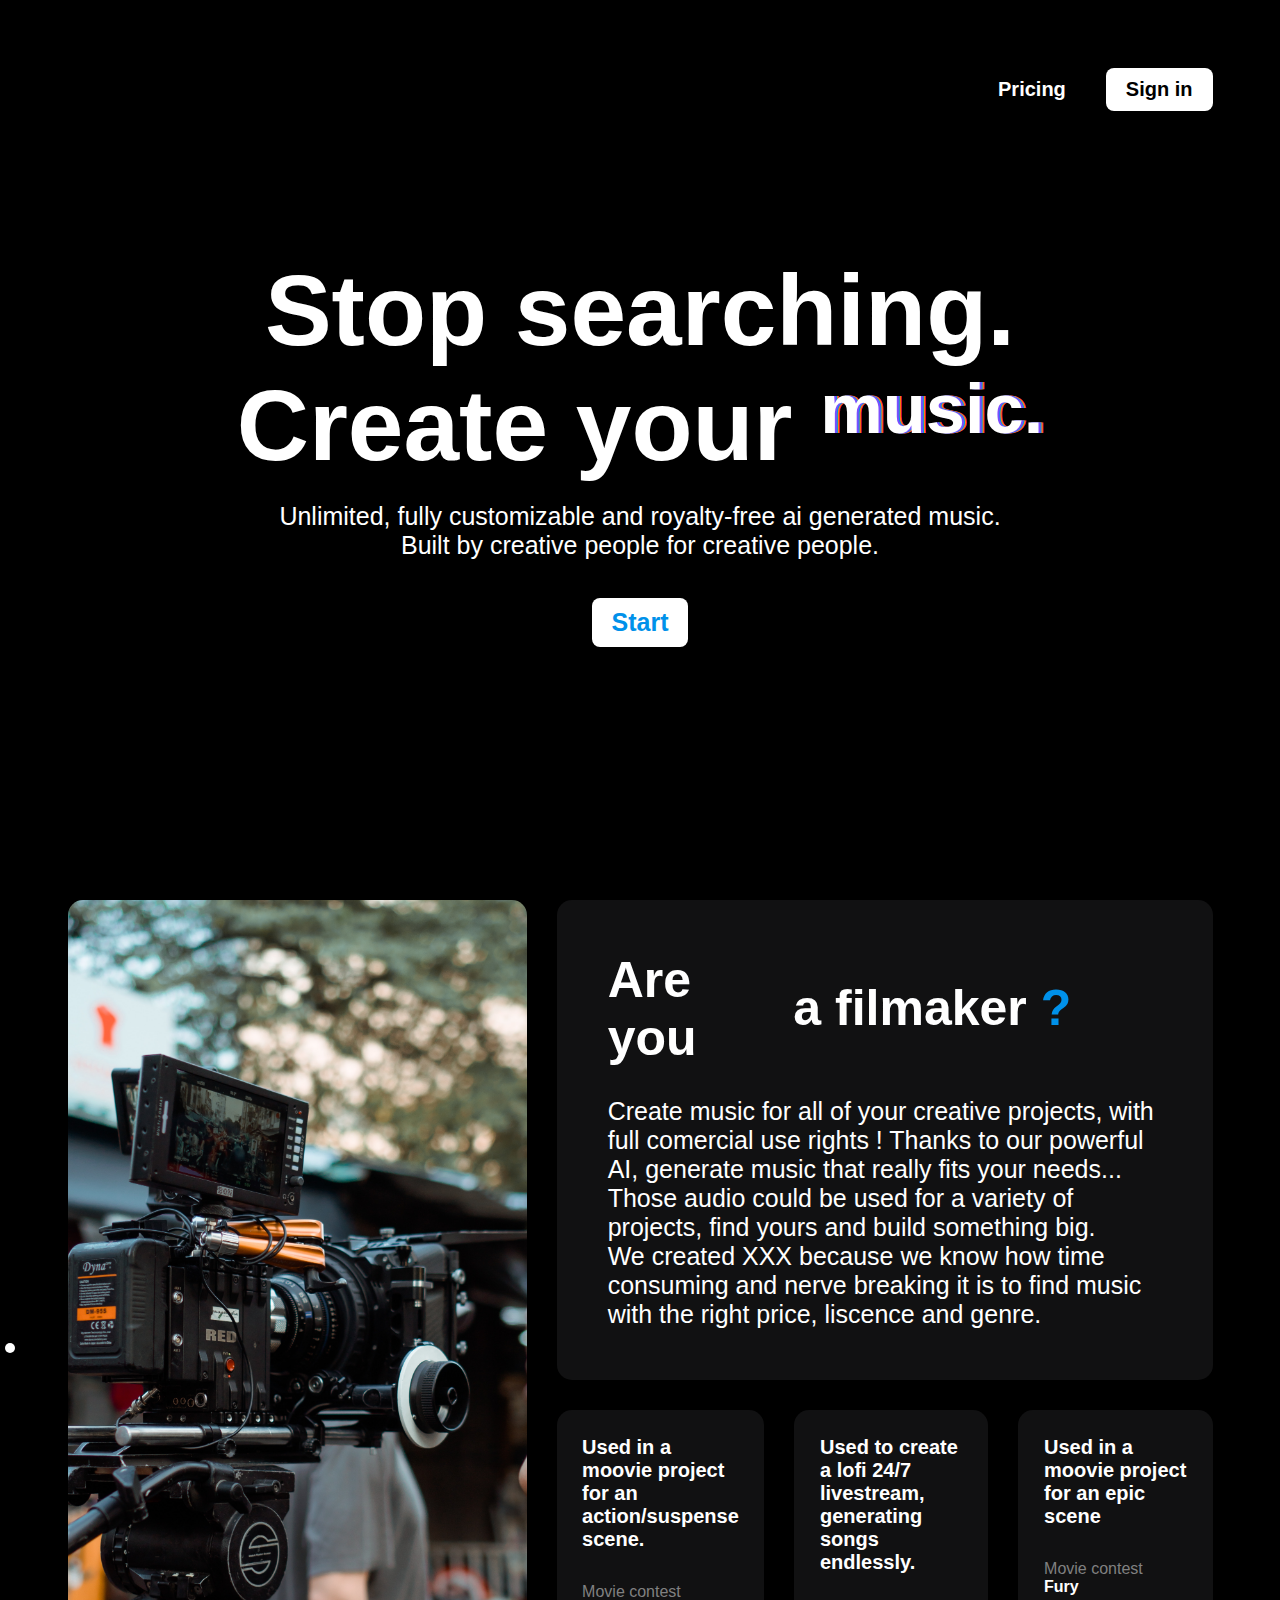
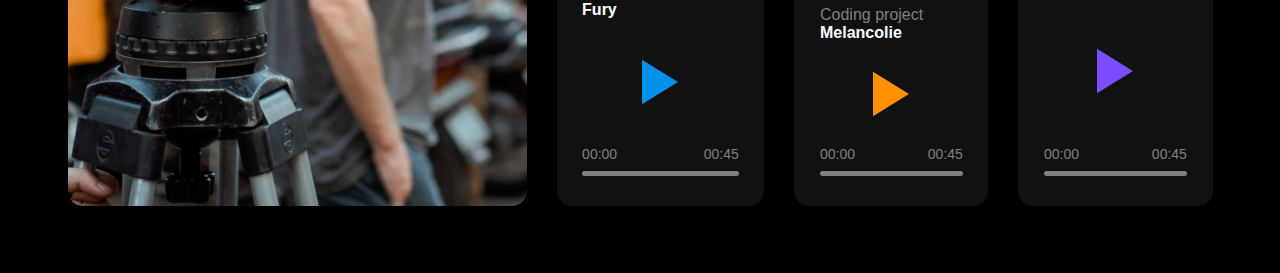
<file: frontend/index.html>
<!DOCTYPE html>
<html lang="en">
    <head>
        <meta charset="UTF-8">
        <meta http-equiv="X-UA-Compatible" content="IE=edge">
        <meta name="viewport" content="width=device-width, initial-scale=1.0">
        <title>Stop searching, now create !</title>
        <link rel="stylesheet" href="main.css" >    
    </head>
    <body>    
        <div>
            <div class="first-container">
                <div class="topbar">
                    <button style="margin:0; margin-right: 20px; background-color: black" onclick="window.location.href = './pricing'">
                        <h2 style="color: white" >Pricing</h2>
                    </button>                    
                    <button style="margin: 0;" onclick="window.location.href = './signin'">
                        <h2>Sign in</h2>
                    </button>
                </div>
                <h1 class="main-title">Stop searching.</h1>
                <div class="rainbow-container" >
                    <h1 class="main-title"><pre>Create your </pre></h1>
                    <ul class="c-rainbow">
                        <li style="font-weight: 800; font-size: 5.5vw" class="c-rainbow__layer c-rainbow__layer--white">music.</li>
                        <li style="font-weight: 800; font-size: 5.5vw" class="c-rainbow__layer c-rainbow__layer--red">music.</li>
                        <li style="font-weight: 800; font-size: 5.5vw" class="c-rainbow__layer c-rainbow__layer--orange">music.</li>
                        <li style="font-weight: 800; font-size: 5.5vw" class="c-rainbow__layer c-rainbow__layer--violet">music.</li>
                        <li style="font-weight: 800; font-size: 5.5vw" class="c-rainbow__layer c-rainbow__layer--blue">music.</li>                
                    </ul>
                </div>
                <div class="under-title-container">
                    <h1 class="under-title"><b>Unlimited</b>, fully <b>customizable</b> and <b>royalty-free</b> ai generated music.</h1>
                    <h1 class="under-title">Built by creative people for creative people.</h1>                
                </div>
                <button id="top-button" type="button">
                    <h2 class="under-title" style="font-weight: 700;">Start</h2>
                </button>
            </div>
            <div class="second-container" id="second-container">
                <div class="img-container">
                    <img id="img1" alt="cameraImage" src="./assets/camera.jpg" />
                    <img id="img2" alt="singerImage" src="./assets/singer.jpg" />
                    <img id="img3" alt="keyboradsImage" src="./assets/claviers.jpg" />
                </div>            
                <div class="left-part" id="left-part">

                    <div class="card top-card">

                        <div id="scrolling-words-container" class="scrolling-words-container">
                            <span style="color: white" class="mid-title">Are you</span>
                            <div class="scrolling-words-box">
                                <ul>
                                    <li class="mid-title" style="color: white">a filmaker <pre style="color: #0091ea"> ?</pre></li>
                                    <li class="mid-title" style="color: white">an artist <pre style="color: #7c4dff"> ?</pre></li>              
                                    <li class="mid-title" style="color: white">a musician <pre style="color: #ff9100"> ?</pre></li>
                                    <li class="mid-title" style="color: white">a programmer <pre style="color: #34a853"> ?</pre></li>   
                                </ul>
                            </div>
                        </div>
                        <div class="card-text-container">
                            <h4 class="under-title">Create music for all of your <b>creative projects</b>, with full <b>comercial use</b> rights !
                                Thanks to our powerful AI, generate music that really fits your needs...
                                <br>Those audio could be used for a <b>variety of projects</b>, find yours and build something big.
                                <br>We created XXX because we know how <b>time consuming</b> and <b>nerve breaking</b> it is to find music with the right price, liscence and genre.
                            </h4>
                        </div>
                    </div> 

                    <div class="card" style="padding: 0; margin-top: 30px; flex: 1; background-color: transparent; display: flex; flex-direction: row;">
                        <div class="card playing-card">
                            <h4 class="music-intro">Used in a moovie project for an action/suspense scene.</h4>
                            <div class="player-container">                            
                                <div>
                                    <h4 class="music-light">Movie contest</h4>
                                    <h4 class="music-title">Fury</h4> 
                                </div>
                                <div class="play-button-container">
                                    <div id="player1" class="play-button" style="border-color: transparent transparent transparent #0091ea; "></div>                                              
                                </div>      
                                <div>
                                    <div class="song-slider">
                                        <span class="current-time" id="current-time1">00:00</span>
                                        <span class="song-duration">00:45</span>
                                    </div>
                                    <input id="slide1" type="range" value="0" class="seek-bar seek-bar1" >
                                </div>
                            </div>
                        </div>
                        <div class="card playing-card" style="margin-left: 30px; margin-right: 30px">
                            <h4 class="music-intro">Used to create a lofi 24/7 livestream, generating songs endlessly.</h4>
                            <div class="player-container">                            
                                <div>
                                    <h4 class="music-light">Coding project</h4>
                                    <h4 class="music-title">Melancolie</h4>
                                </div>
                                <div class="play-button-container">
                                    <div id="player2" class="play-button" style="border-color: transparent transparent transparent #ff9100; "></div>                                                          
                                </div>   
                                <div>
                                    <div class="song-slider">
                                        <span class=" current-time" id="current-time2">00:00</span>
                                        <span class="song-duration">00:45</span>
                                    </div>
                                    <input id="slide2" type="range" value="0" class="seek-bar seek-bar2" >
                                </div>     
                            </div>
                        </div>
                        <div class="card playing-card">
                            <h4 class="music-intro">Used in a moovie project for an epic scene</h4>
                            <div class="player-container">
                                <div>
                                    <h4 class="music-light">Movie contest</h4>
                                    <h4 class="music-title">Fury</h4>   
                                </div>
                                <div class="play-button-container">
                                    <div id="player3" class="play-button" style="border-color: transparent transparent transparent #7c4dff; "></div>                         
                                </div>      
                                <div>
                                    <div class="song-slider">
                                        <span class="current-time" id="current-time3">00:00</span>
                                        <span class="song-duration">00:45</span>
                                    </div>
                                    <input id="slide3" type="range" value="0" class="seek-bar seek-bar3" >
                                </div>
                            </div>
                        </div>                    
                    </div>
                    <audio src="" id="audio"></audio>                                    
                </div>     
                <div class="inner-cursor"></div>
                <!--                <div class="outer-cursor"></div>-->
            </div>          
        </div>
        <script src="./cursor.js"></script>  
        <script src="./player.js"></script>      
        <script src="./index.html.js"></script>      
    </body>
</html>
</file>
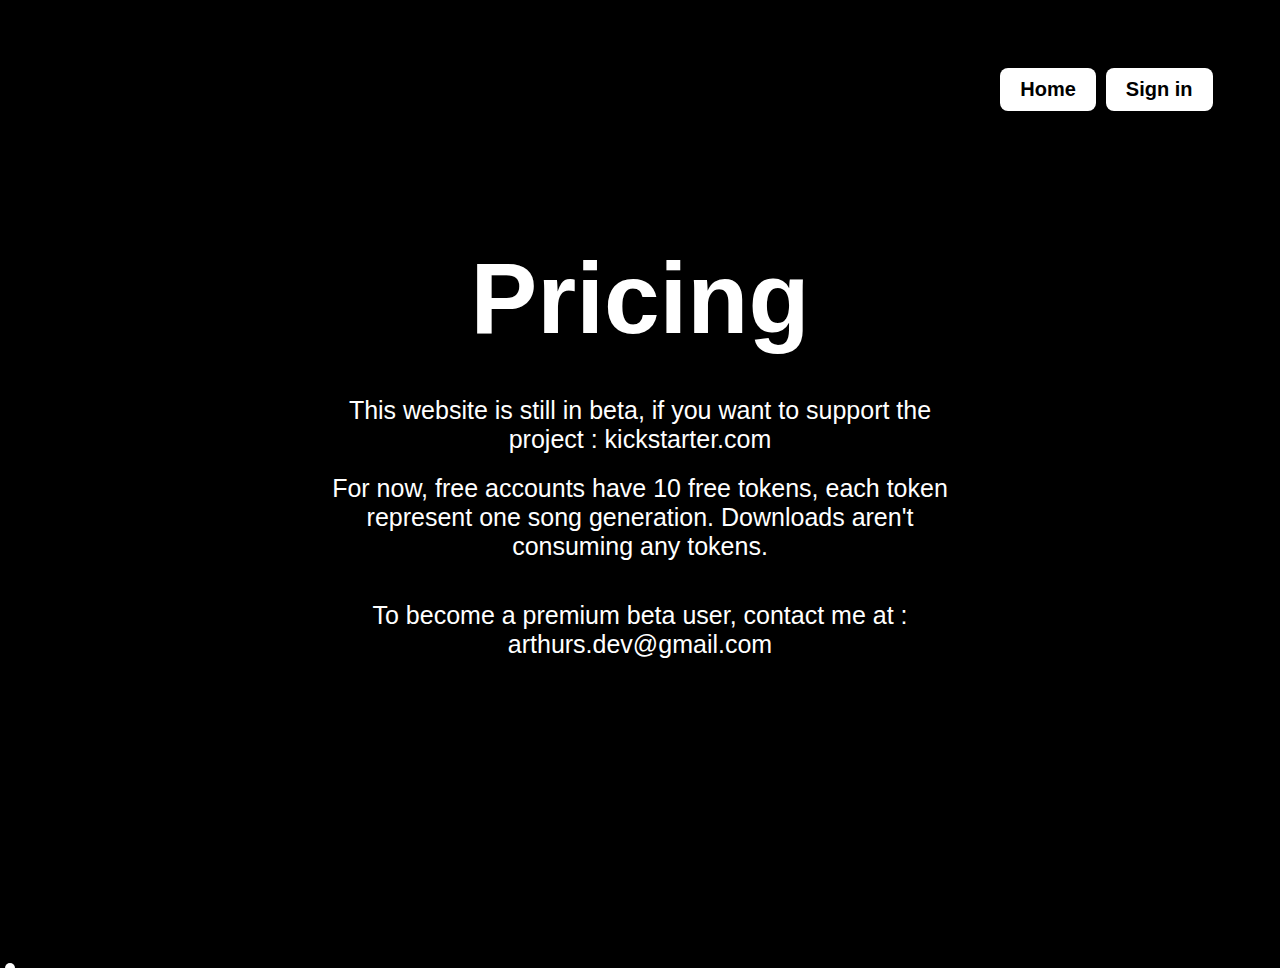
<file: frontend/pricing.html>
<!DOCTYPE html>
<html lang="en">
    <head>
        <meta charset="UTF-8">
        <meta http-equiv="X-UA-Compatible" content="IE=edge">
        <meta name="viewport" content="width=device-width, initial-scale=1.0">
        <title>Pricing</title>
        <link rel="stylesheet" href="./main.css" > 
    </head>
    <body>         
        <div class="second-container" style="display: flex; flex-direction: column">
            <div class="topbar">
                <button id="home" style="margin: 0;">
                    <h2>Home</h2>
                </button>
                <button id="signin" style="margin: 0; margin-left: 10px">
                    <h2>Sign in</h2>
                </button>
            </div>  
            <h1 class="main-title">Pricing</h1>
            <h3 class="under-title" style="padding-left: 20vw; padding-right: 20vw; text-align: center; margin-top: 40px">This website is still in beta, if you want to support the project : kickstarter.com</h3>
            <h3 class="under-title" style="padding-left: 20vw; padding-right: 20vw; text-align: center; margin-top: 20px">For now, free accounts have 10 free tokens, each token represent one song generation. Downloads aren't consuming any tokens.</h3>
            <h3 class="under-title" style="margin-top: 40px; padding-left: 20vw; padding-right: 20vw; text-align: center">To become a premium beta user, contact me at : arthurs.dev@gmail.com</h3>
        </div>        
        <div class="inner-cursor"></div>
        <script>
            const logoutButton = document.getElementById("home")
            logoutButton.onclick = () => {
                window.location.href = "./" 
            }
        </script>
        <script>
            const signinButton = document.getElementById("signin")
            signinButton.onclick = () => {
                window.location.href = "./signin" 
            }
        </script>
        <script src="./cursor.js"></script>
    </body>    
</html>
</file>
<file: frontend/main.css>
* {
    padding: 0px;
    margin: 0px;
    font-family: "SF Pro Text", "SF Pro Icons", "Helvetica Neue", "Helvetica",
        "Arial", sans-serif;
    -webkit-font-smoothing: antialiased;
    -moz-osx-font-smoothing: grayscale;
    user-select: none;    
}

*:not(#keep-cursor) {
    cursor: none
}

body {
    background-color: black;
}

.first-container {
    width: 100vw;
    min-height: 100vh;
    display: flex;
    justify-content: center;
    align-items: center;
    flex-direction: column;
}

.main-title {
    font-weight: 800;
    font-size: 100px;
    color: white;
}

.mid-title {
    font-weight: 800;
    font-size: 50px;
}

.under-title-container {
    margin-top: 1.5vw;
    display: flex;
    justify-content: center;
    align-items: center;
    flex-direction: column;
}

.under-title {
    /* font-size: 1.3vw; */
    font-size: 25px;
    font-weight: 300;
    color: white;
}

.inner-cursor {
    position: fixed;
    left: 10px;
    width: 10px;
    height: 10px;
    transform: translate(-50%, -50%);
    background-color: #fff;
    mix-blend-mode: difference;
    border-radius: 50%;
    pointer-events: none;
    transition: width 0.5s, height 0.5s;
}

.inner-cursor.grow {
    width: 25px;
    height: 25px;
    transition: width 0.5, height 0.5s;
}

.outer-cursor {
    position: fixed;
    left: 10px;
    width: 25px;
    height: 25px;
    transform: translate(-50%, -50%);
    border: 1px solid #fff;
    mix-blend-mode: difference;
    border-radius: 50%;
    pointer-events: none;
    /* transition: 0.1s */
}

button {
    background-color: white;
    border: none;
    border-radius: 8px;
    padding-top: 10px;
    padding-bottom: 10px;
    padding-left: 20px;
    padding-right: 20px;
    margin-top: 3vw;
}

#top-button {
    transition: background-color 0.5s ease-in-out;
}

#top-button:hover {
    background-color: black;
}

.under-title {
    transition: background-color 0.5s ease-in-out;
}

#top-button > .under-title {
    color: #0091ea;
}

#top-button:hover > .under-title {
    /* background: white */
    color: white;
}

.second-container {
    min-height: 100vh;
    width: calc(100vw - 15vh);
    display: flex;
    flex-direction: row;
    justify-content: center;
    align-items: center;
    margin-left: 7.5vh;
    margin-bottom: 7.5vh;
    /* padding-left: 7.5vh; */
    /* background-color: red; */
}

.left-part {
    /* background-color: red; */
    flex: 1;
    margin-left: 30px;
    display: flex;    
    flex-direction: column;
    /* height: 85vh; */
}

.card {
    background-color: rgb(17, 17, 18);
    border-radius: 15px;
    padding: 20px
}

:root {
    --color-background: #31037d;
    --axis-x: 1px;
    --axis-y: 1rem;
    --delay: 10;
    --color-black: #000;
    --color-white: #fff;
    --color-orange: #0091ea;
    --color-red: #7c4dff;
    --color-violet: #ff9100;
    --color-blue: #ff1744;
    --color-foreground: var(--color-white);
}

.c-rainbow {
    counter-reset: rainbow;
    position: relative;
    display: block;
    list-style: none;
    padding: 0;
    margin: 0;
}
.c-rainbow__layer {
    --text-color: var(--color-foreground);
    counter-increment: rainbow;
    font-size: 3rem;
    color: var(--text-color);
    animation: rainbow 1.4s ease-in-out infinite;
}
.c-rainbow__layer:nth-child(1) {
    animation-delay: calc(1 / var(--delay) * 1s);
    left: calc(var(--axis-x) * 1);
    z-index: -10;
}
.c-rainbow__layer:nth-child(2) {
    animation-delay: calc(2 / var(--delay) * 1s);
    left: calc(var(--axis-x) * 2);
    z-index: -20;
}
.c-rainbow__layer:nth-child(3) {
    animation-delay: calc(3 / var(--delay) * 1s);
    left: calc(var(--axis-x) * 3);
    z-index: -30;
}
.c-rainbow__layer:nth-child(4) {
    animation-delay: calc(4 / var(--delay) * 1s);
    left: calc(var(--axis-x) * 4);
    z-index: -40;
}
.c-rainbow__layer:nth-child(5) {
    animation-delay: calc(5 / var(--delay) * 1s);
    left: calc(var(--axis-x) * 5);
    z-index: -50;
}
.c-rainbow__layer:not(:first-child) {
    position: absolute;
    top: 0;
}
.c-rainbow__layer--white {
    --text-color: var(--color-white);
}
.c-rainbow__layer--orange {
    --text-color: var(--color-orange);
}
.c-rainbow__layer--red {
    --text-color: var(--color-red);
}
.c-rainbow__layer--violet {
    --text-color: var(--color-violet);
}
.c-rainbow__layer--blue {
    --text-color: var(--color-blue);
}

@keyframes rainbow {
    0%,
    100% {
        transform: translatey(var(--axis-y));
    }
    50% {
        transform: translatey(calc(var(--axis-y) * -1));
    }
}

.rainbow-container {
    display: flex;
}

img {
    /* min-height: 500px; */
    /* flex: 1; */
    /* height: 85vh; */
    /*    border-width: 0px;*/
    width: calc((85vh) * 0.6);
    object-fit: cover;
    border-radius: 15px;
    /* position: absolute; */
    transition: all 1.5s ease-in-out;
}

img.top {
    z-index: 0;
    opacity: 1;
    /* visibility: visible; */
}

img.mid {
    z-index: -1;
    opacity: 0;  
}

img.bottom {
    z-index: -2;
    opacity: 0;  
}

.img-container {
    display: grid;
    grid-template-columns: 1fr;
}

.img-container img {
    grid-row-start: 1;
    grid-column-start: 1;
}

#change {
    position: absolute;
    right: 300px;
}

.top-card {
    display: flex;
    flex-direction: column;
    /* justify-content: center; */
    align-items: center;
    padding-top: 4vw;
    padding-left: 4vw;
    padding-right: 4vw;
    padding-bottom: 4vw;
}

.card-text-container {
    margin-top: 30px;
}

.scrolling-words-container {
    display: flex;
    align-items: center;
    font-size: 30px;
    font-weight: 600;  
}

.scrolling-words-box {
    height: 50px;
    margin: auto;
    overflow: hidden;
}
.scrolling-words-box ul {
    margin: 0 0.625rem;
    padding: 0;
    animation: scrollUp 8s infinite;
}
.scrolling-words-box ul li {
    display: flex;
    align-items: center;
    justify-content: flex-start;
    height: 3rem;
    list-style: none;
}

@keyframes scrollUp {
    15%,
    25% {
        transform: translateY(-25%);
    }
    40%,
    50% {
        transform: translateY(-50%);
    }
    65%,
    75% {
        transform: translateY(-75%);
    }
}

.playing-card {
    flex: 1;
    padding-top: 2vw;
    padding-left: 2vw;
    padding-right: 2vw;
    padding-bottom: 2vw;
    display: flex; 
    flex-direction: column;
    justify-content: space-between;
}

.music-intro {
    font-size: 20px;
    font-weight: 600;
    color: white;
}

.music-light {
    color: gray;
    font-weight: 400;
}

.music-title {
    color: white
}

/* .song-slider{
width: 100%;
position: relative;
} */

.seek-bar{
    -webkit-appearance: none;
    width: 100%;
    height: 5px;
    border-radius: 10px;
    background: gray;
    overflow: hidden;
    cursor: pointer;
}

.seek-bar1::-webkit-slider-thumb{
    -webkit-appearance: none;
    width: 1px;
    height: 20px;
    box-shadow: -400px 0 0 400px #0091ea;
}

.seek-bar2::-webkit-slider-thumb{
    -webkit-appearance: none;
    width: 1px;
    height: 20px;
    box-shadow: -400px 0 0 400px #ff9100;
}
.seek-bar3::-webkit-slider-thumb{
    -webkit-appearance: none;
    width: 1px;
    height: 20px;
    box-shadow: -400px 0 0 400px #7c4dff;
}

.current-time,
.song-duration{
    font-size: 14px;
    color: gray;
}

.song-slider {
    display: flex;
    flex-direction: row;
    justify-content: space-between;
    /* align-items: center; */
    width: 100%;
}

.play-button {
    box-sizing: border-box;
    width: 0;
    height: 74px;
    border-style: solid;
    border-width: 37px 0 37px 60px;   
    transform: scale(0.6);
    will-change: border-width;
    transition: all .2s ease;
}

.play-button.paused {
    border-style: double;
    border-width: 0px 0 0px 60px;
}

.play-button:hover {
    /* opacity: 0.8; */
    transform: scale(1.05)
}

.play-button-container {
    width: 100%;
    display: flex;
    align-items: center;
    justify-content: center;
    padding-top: 15px;
    padding-bottom: 15px
        /* margin-top: 15%;
        margin-bottom: 15%; */
}

.player-container {
    display: flex;
    flex-direction: column;
    justify-content: space-between;
    height: 100%;    
    margin-top: 2.5vw;
}

.topbar {
    /* background-color: red; */
    position: absolute;
    top: 7.5vh;
    right: 7.5vh;
    display: flex;
    flex-direction: row;
    align-items: center
}

.topbar button {
    transition: all .5s ease-in-out;
}

.topbar button:hover {
    transform: scale(1.05);
}

select {
    cursor: pointer;
}

.song-title {
    /*    color: white;*/
}

#songs-container {
    margin-top: 50px;    
}

.song-container {
/*    background-color: white;*/
    background-color: lightgray;
/*    padding: 10px;*/
    padding-left: 15px;
    padding-right: 15px;
    border-radius: 8px;
    margin-bottom: 10px;
    display: flex;
    flex-direction: row;
    align-items: center;
    justify-content: space-between;
}

@keyframes append-animate {
    from {
        transform: scale(0.8);
        opacity: 0.8;
    }
    to {
        transform: scale(1);
        opacity: 1;	
    }
}

.new-song {
    animation: append-animate .3s linear;
}

.loader {
    border: 3px solid #f3f3f3; 
    border-top: 3px solid gray; 
    border-radius: 50%;
    width: 15px;
    height: 15px;
    animation: spin 2s linear infinite;
    margin-top: 10px;
    margin-bottom: 10px;
}

@keyframes spin {
    0% { transform: rotate(0deg); }
    100% { transform: rotate(360deg); }
}

/*
--color-orange: #0091ea;
--color-red: #7c4dff;
--color-violet: #ff9100;
--color-blue: #ff1744;
*/

audio {
    padding-left: 10px;
    padding-right: 10px;
}

audio::-webkit-media-controls-panel {
/*    background-color: white;        */
    background-color: lightgray;
    border: none;
    box-shadow: none;
}

audio::-webkit-media-controls-play-button {
    transition: all 0.2s ease-in-out;
}

audio::-webkit-media-controls-play-button:hover {
    transform: scale(1.5)
}

select {
    border: none;
    padding-top: 10px;
    padding-bottom: 10px;
    padding-left: 5px;
    border-radius: 8px;
    font-weight: 500
}

select:focus {
    box-shadow: none;
    outline: none;
}

.modal-bg {
    position: fixed;
    background-color: rgba(0, 0, 0, 0.92);    
    display: flex;
    justify-content: center;
    align-items: center;
    /*    opacity: 0.92;*/
    height: 100vh;
    width: 100vw;
    top: 0;
    /*    transform: translateY(40px);*/
    transition: all 0.5s ease-in-out;
}

.modal-container {
/*    background-color: white;*/
    background-color: lightgray;
    /*    position: fixed;*/
    border-radius: 10px;
    /*    transform: translateY(40px);*/
    transition: all 0.5s ease-in-out;
}

.modal-top {
    display: flex;
    justify-content: space-between;
    padding-top: 10px;
    padding-left: 15px;
    padding-right: 15px;
    padding-bottom: 10p;    
}

#modal-songs {
    display: flex;
    flex-direction: column;
}

.hidden {
    transform: translateY(-40px);
    visibility: hidden;
    opacity: 0;
}

.same-song-button {
    margin-right: 10px;
/*    background-color: darkgray;*/
    background-color: white;
    padding-left: 6px;
    padding-right: 6px;
    padding-top: 10px;
    padding-bottom: 10px;
    border-radius: 10px;
    color: black;
    transition: all .5s ease-in-out;
}

.same-song-button:hover {
    transform: scale(1.08)
}

.emoji {
    padding-left: 10px;    
    transition: all .5s ease-in-out;
}

.emoji:hover {
    transform: scale(1.3)
}

#generate-button {
    margin-left: 10px
}

.selector-vertical {
    display: flex;
    flex-direction: column;
}

#generate-song-container {
    display: flex;
    flex-direction: row;
    margin-top: 40px;
    align-items: flex-end
}

.selector-title {
    color: white;
    font-weight: 400;
    margin-bottom: 5px
}
</file>
